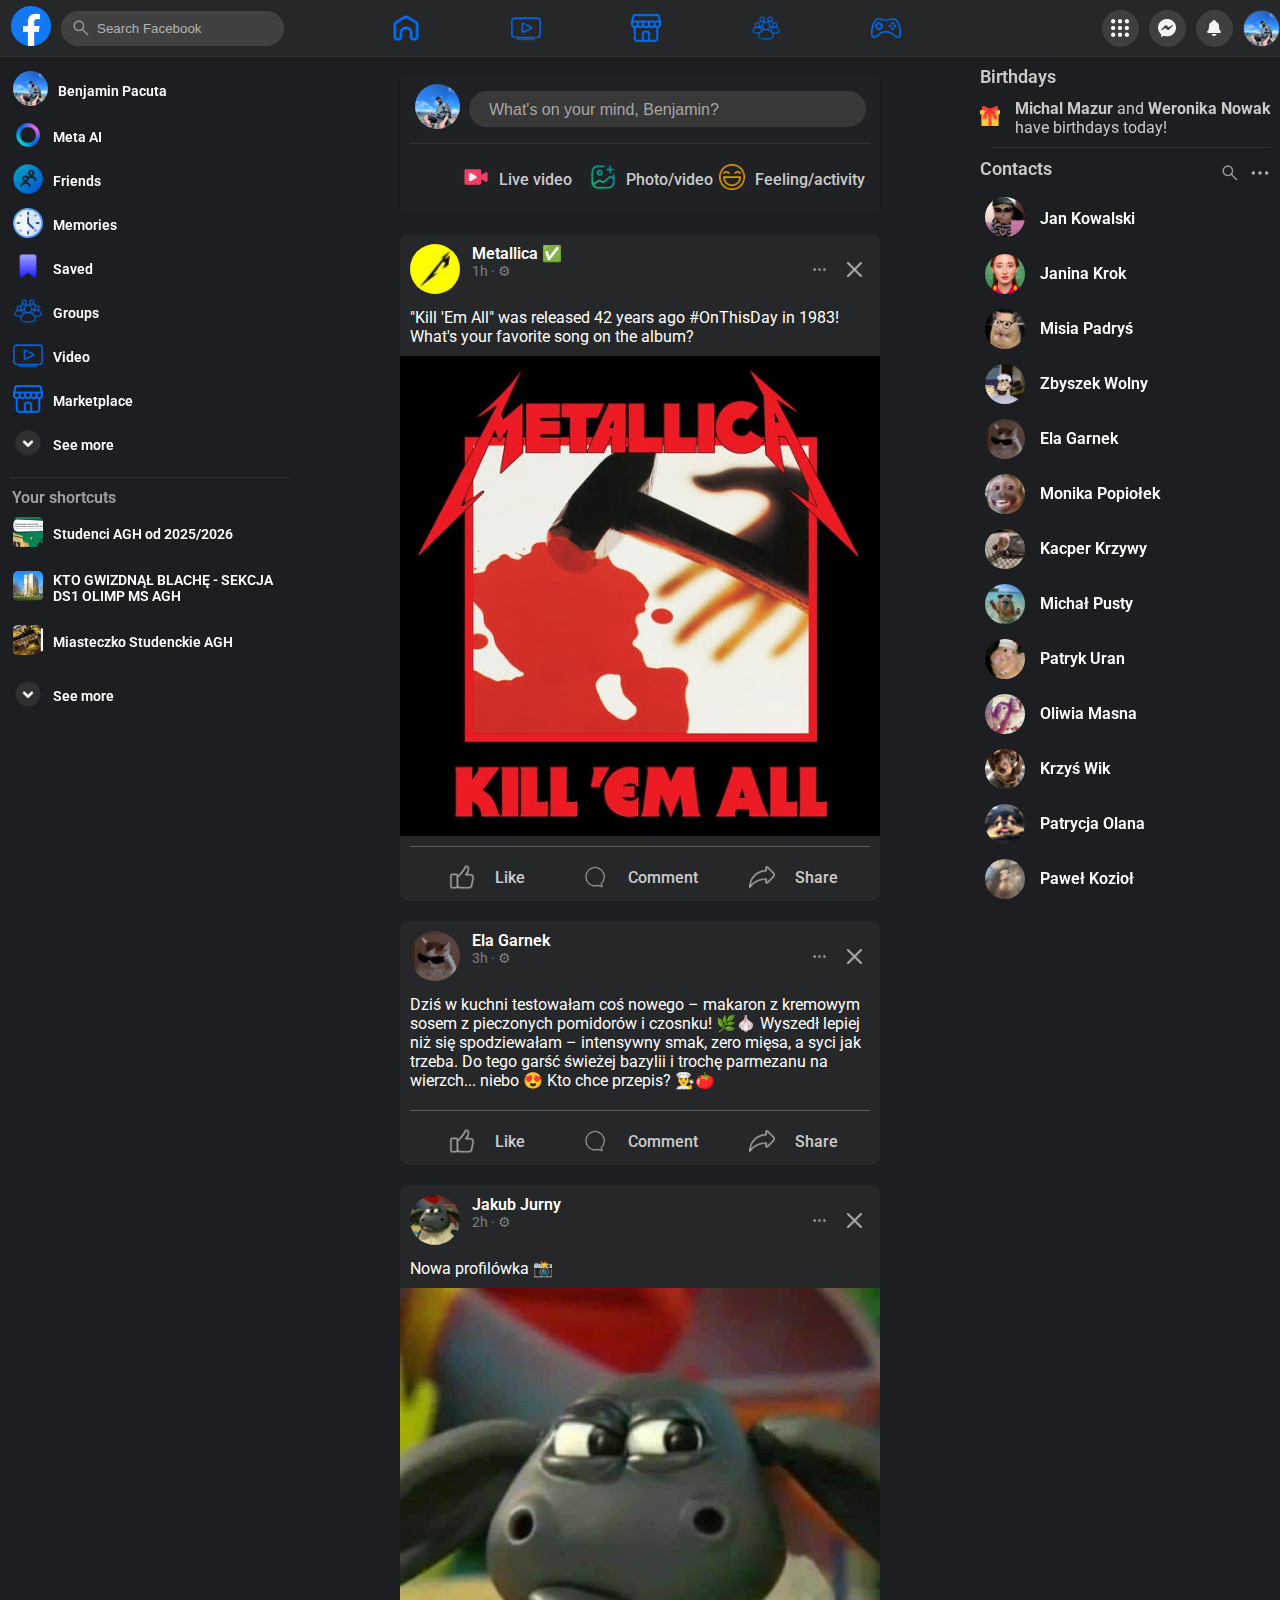
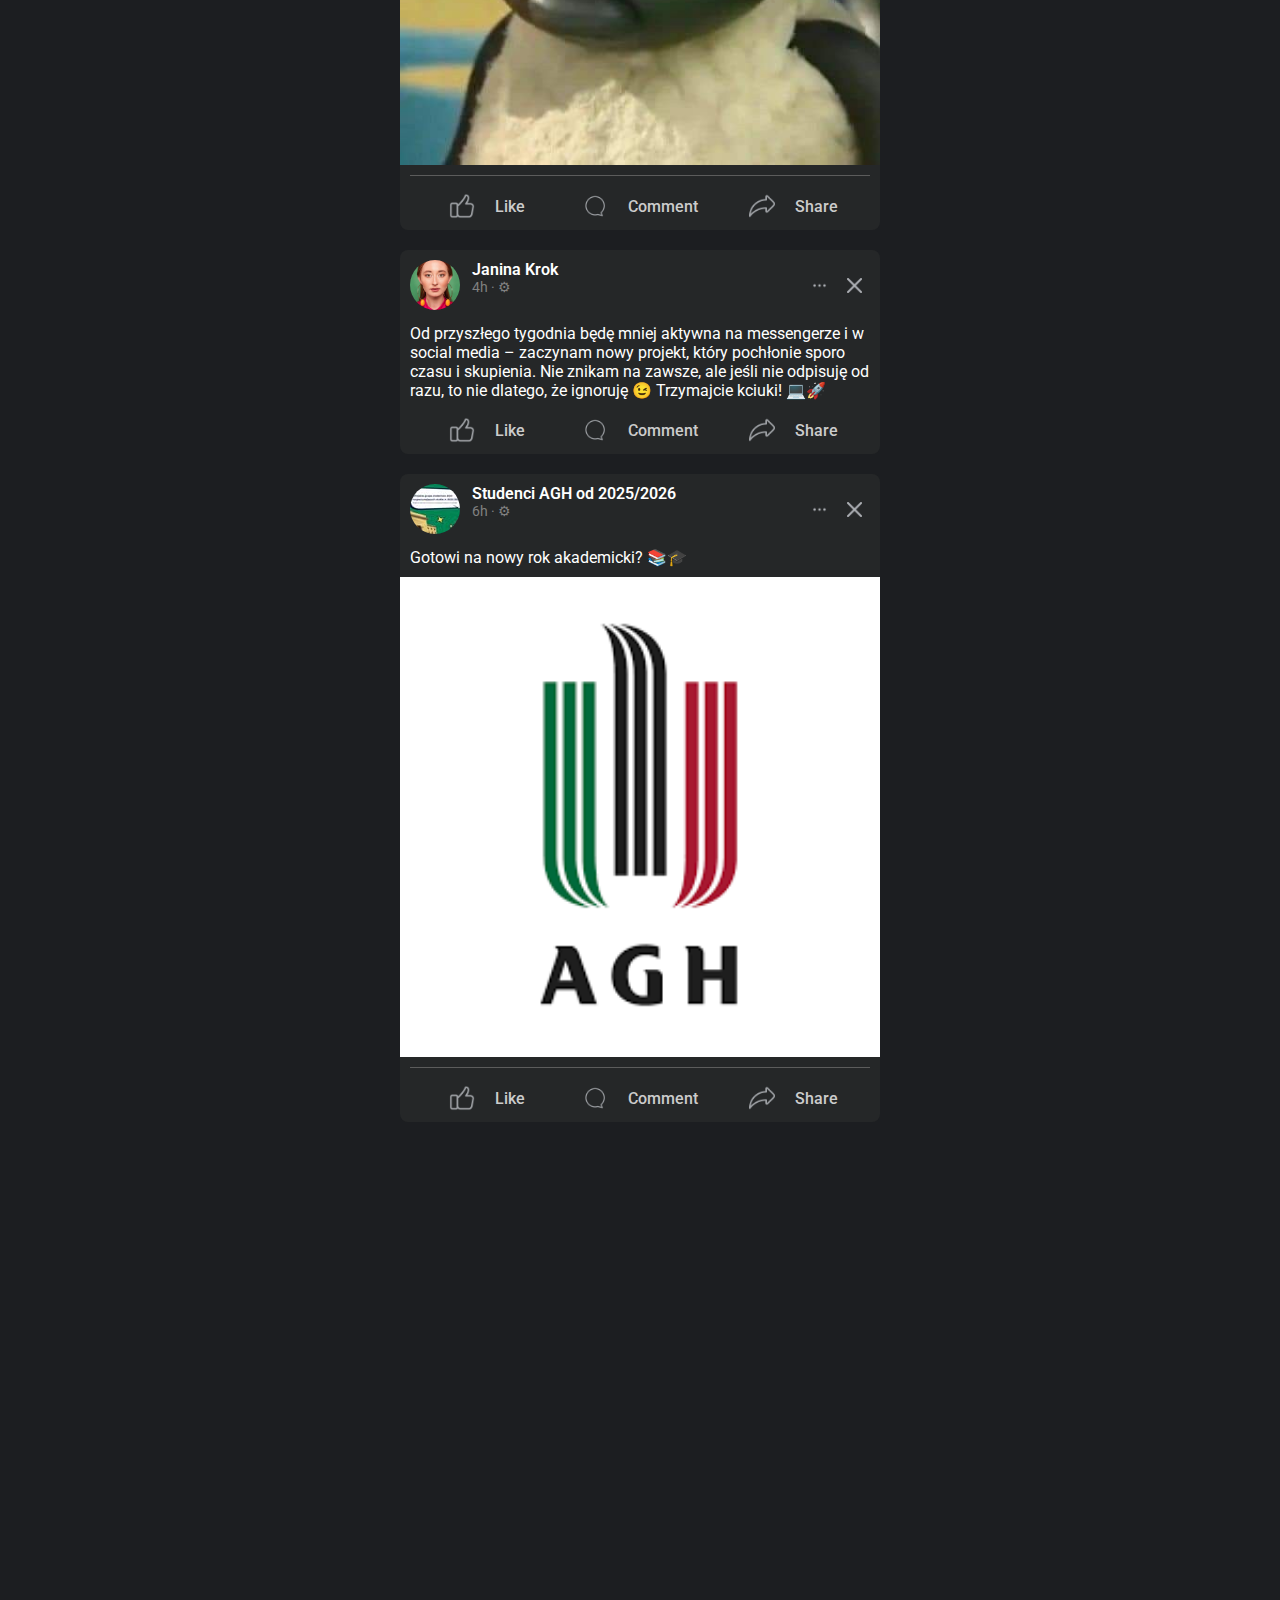
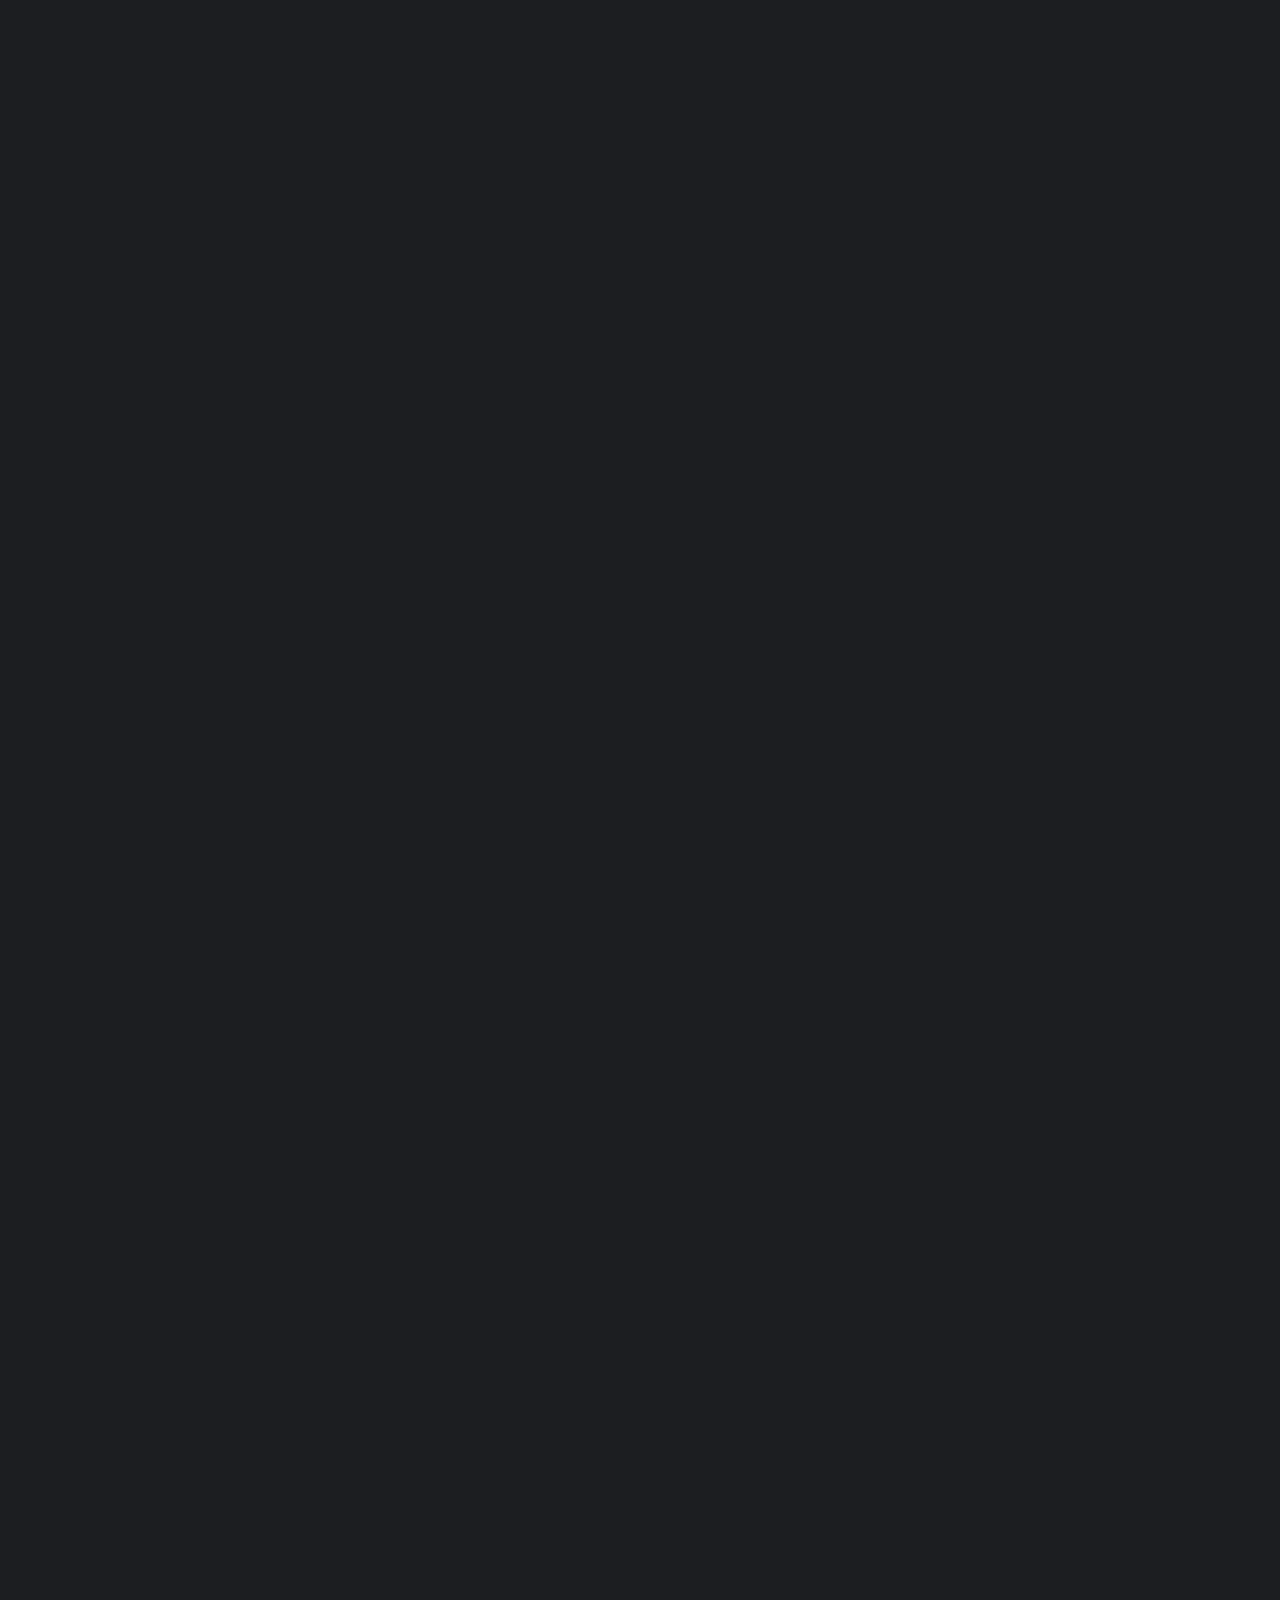
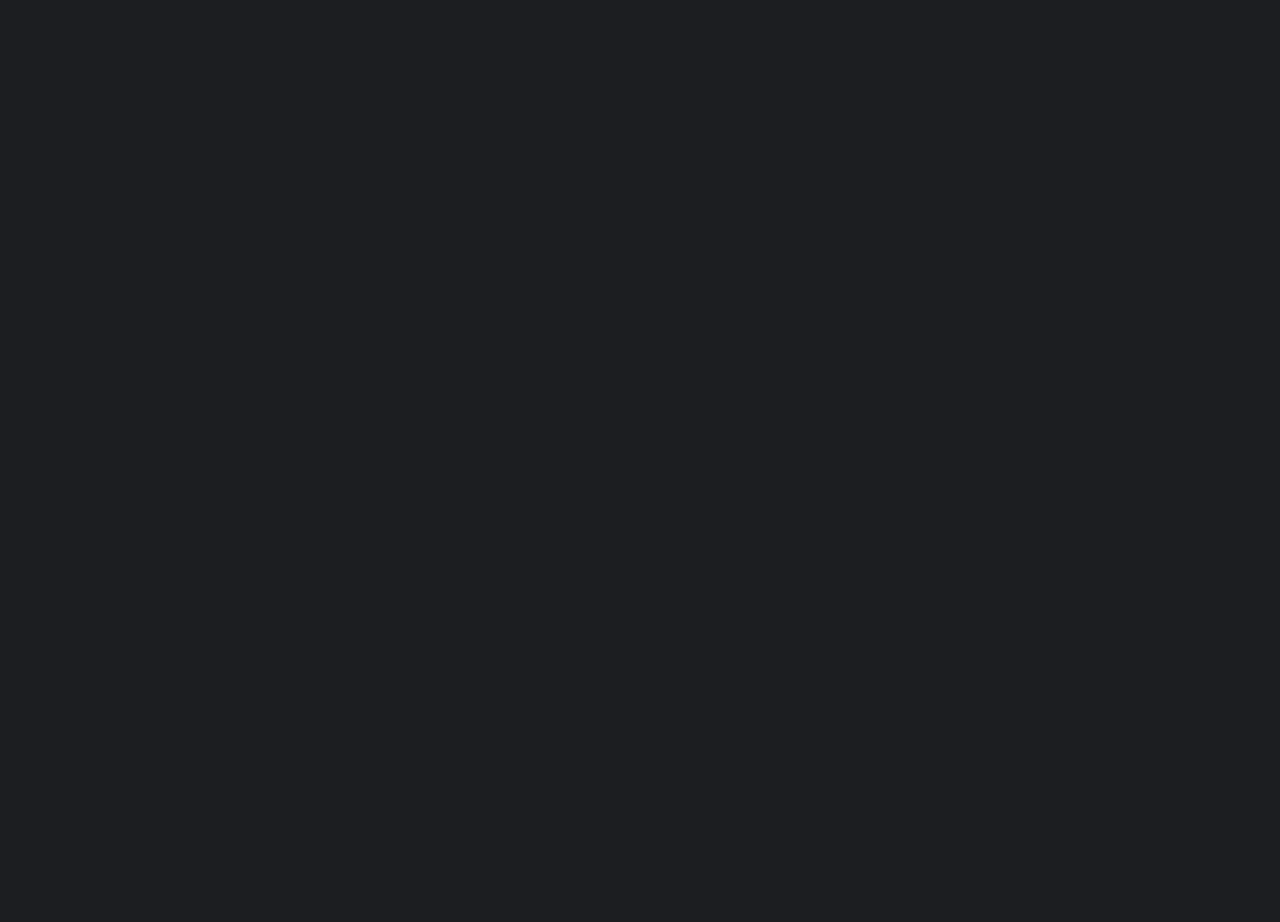
<file: index.html>
<!DOCTYPE html>
<html>

<head>
  <title> Facebook Project </title>
  <link rel="stylesheet" href="styles/navbar.css">
  <link rel="stylesheet" href="styles/general.css">
  <link rel="stylesheet" href="styles/content-general.css">
  <link rel="stylesheet" href="styles/sidebar.css">
  <link rel="stylesheet" href="styles/main-content.css">
  <link rel="stylesheet" href="styles/contacts.css">
  <link rel="preconnect" href="https://fonts.googleapis.com">
  <link rel="preconnect" href="https://fonts.gstatic.com" crossorigin>
  <link href="https://fonts.googleapis.com/css2?family=Roboto:ital,wght@0,100..900;1,100..900&display=swap"
    rel="stylesheet">
</head>

<body style="padding-bottom: 3000px;">

  <!-- navbar  -->

  <div class="navbar">
    <!-- left section  -->
    <div class="left-section">
      <div class="facebook-logo-container">
        <img src="icons/facebook-logo.png" class="facebook-logo">
      </div>

      <div class="search-container">
        <img src="icons/search-icon.png" class="search-icon">
        <input type="text" placeholder="Search Facebook" class="search-bar">
      </div>


    </div>

    <!-- middle section  -->
    <div class="middle-section">

      <div class="home-icon-container">
        <img src="icons/home-icon.png" class="home-icon">
        <div class="tooltip"> Home </div>
      </div>

      <div class="films-icon-container">
        <img src="icons/films-icon.png" class="films-icon">
        <div class="tooltip"> Films </div>
      </div>

      <div class="marketplace-icon-container">
        <img src="icons/marketplace-icon.png" class="marketplace-icon">
        <div class="tooltip"> Marketplace </div>
      </div>

      <div class="groups-icon-container">
        <img src="icons/groups-icon.png" class="groups-icon">
        <div class="tooltip"> Groups </div>
      </div>

      <div class="games-icon-container">
        <img src="icons/games-icon.png" class="games-icon">
        <div class="tooltip"> Games </div>
      </div>
    </div>

    <!-- right section  -->
    <div class="right-section">

      <div class="menu-icon-container">
        <img src="icons/menu-icon.png" class="menu-icon">
        <div class="tooltip"> Menu </div>
      </div>

      <div class="message-icon-container">
        <img src="icons/message-icon.png" class="message-icon">
        <div class="tooltip"> Messenger </div>
      </div>

      <div class="notification-icon-container">
        <img src="icons/notification-icon.png" class="notification-icon">
        <div class="tooltip"> Notifications </div>
      </div>

      <div class="profile-picture-container">
        <img src="icons/profile-picture.jpg" class="profile-picture-icon">
        <div class="tooltip"> Profile </div>
      </div>

    </div>

  </div>

  <!-- sidebar  -->

  <div class="sidebar">

    <div class="shortcuts">
      <div class="shortcuts-icon-container">
        <div class="icon-container">
          <img src="icons/profile-picture.jpg" class="profile-picture-icon">
        </div>
        <div class="shortcut-name"> Benjamin Pacuta </div>
      </div>

      <div class="shortcuts-icon-container">
        <div class="icon-container">
          <img src="icons/metaai.png" class="shortcut-icon">
        </div>
        <div class="shortcut-name"> Meta AI</div>
      </div>

      <div class="shortcuts-icon-container">
        <div class="icon-container">
          <img src="icons/friends-icon.png" class="shortcut-icon">
        </div>
        <div class="shortcut-name"> Friends</div>
      </div>


      <div class="shortcuts-icon-container">
        <div class="icon-container">
          <img src="icons/memories-icon.png" class="shortcut-icon">
        </div>
        <div class="shortcut-name"> Memories </div>
      </div>

      <div class="shortcuts-icon-container">
        <div class="icon-container">
          <img src="icons/saved-icon.png" class="shortcut-icon">
        </div>
        <div class="shortcut-name"> Saved </div>
      </div>

      <div class="shortcuts-icon-container">
        <div class="icon-container">
          <img src="icons/groups-icon.png" class="shortcut-icon">
        </div>
        <div class="shortcut-name"> Groups </div>
      </div>

      <div class="shortcuts-icon-container">
        <div class="icon-container">
          <img src="icons/films-icon.png" class="shortcut-icon">
        </div>
        <div class="shortcut-name"> Video </div>
      </div>

      <div class="shortcuts-icon-container">
        <div class="icon-container">
          <img src="icons/marketplace-icon.png" class="shortcut-icon">
        </div>
        <div class="shortcut-name"> Marketplace</div>
      </div>


      <div class="shortcuts-icon-container">
        <div class="icon-container">
          <img src="icons/see-more-icon.png" class="shortcut-icon">
        </div>
        <div class="shortcut-name"> See more </div>
      </div>

    </div>

    <hr class="sidebar-divider">

    <!-- your shortcuts  -->

    <p style="
    color: rgb(160, 160, 160); 
    font-weight: 600;
    margin:0px 0px 5px 12px;
    ">
      Your shortcuts </p>

    <div class="your-shortcuts">

      <div class="shortcuts-icon-container">
        <div class="icon-container">
          <img src="icons/studenci-agh-icon.jpg" class="shortcut-icon">
        </div>
        <div class="shortcut-name"> Studenci AGH od 2025/2026 </div>
      </div>

      <div class="shortcuts-icon-container">
        <div class="icon-container">
          <img src="icons/olimp-icon.jpg" class="shortcut-icon">
        </div>
        <div class="shortcut-name"> KTO GWIZDNĄŁ BLACHĘ - SEKCJA DS1 OLIMP MS AGH </div>
      </div>

      <div class="shortcuts-icon-container">
        <div class="icon-container">
          <img src="icons/miasteczko-icon.jpg" class="shortcut-icon">
        </div>
        <div class="shortcut-name"> Miasteczko Studenckie AGH </div>
      </div>
      <div class="shortcuts-icon-container">
        <div class="icon-container">
          <img src="icons/see-more-icon.png" class="shortcut-icon">
        </div>
        <div class="shortcut-name"> See more </div>
      </div>
    </div>

  </div>


  <!-- contact-list  -->
  <div class="contact-list">

    <!-- birthdays  -->

    <div class="contact-list-birthdays">
      <div class="contact-list-title-section">
        Birthdays
      </div>
      <div class="birthdays-list">
        <div class="gift-icon-container">
          <img src="icons/gift-icon.png" class="gift-icon">
        </div>
        <div class="birthday-text">
          <strong> Michal Mazur </strong> and <strong>Weronika Nowak </strong>
          have birthdays today!
        </div>
      </div>
    </div>

    <hr class="sidebar-divider">


    <!-- contacts header  -->

    <div class="contact-list-header">
      <div class="contact-list-title-section"> Contacts </div>
      <div class="contact-list-search-icon-container">
        <img src="icons/search-icon.png" class="contact-list-search-icon">

      </div>
      <div class="contact-list-options-icon-container">
        <img src="icons/post-menu-icon.png" class="contact-list-options-icon">
      </div>

    </div>


    <!-- contacts  -->
    <div class="contact-list-contacts-grid">

      <div class="contact-list-contact">
        <div class="contact-list-profile-picture-container">
          <img src="users/friend2.jpg" class="contact-list-profile-picture">
        </div>
        <div class="contact-list-name"> Jan Kowalski </div>
      </div>

      <div class="contact-list-contact">
        <img src="users/friend1.jpg" class="contact-list-profile-picture">
        <div class="contact-list-name"> Janina Krok </div>
      </div>

      <div class="contact-list-contact">
        <img src="users/friend3.jpg" class="contact-list-profile-picture">
        <div class="contact-list-name"> Misia Padryś </div>
      </div>

      <div class="contact-list-contact">
        <img src="users/friend4.jpg" class="contact-list-profile-picture">
        <div class="contact-list-name"> Zbyszek Wolny </div>
      </div>

      <div class="contact-list-contact">
        <img src="users/friend5.jpg" class="contact-list-profile-picture">
        <div class="contact-list-name"> Ela Garnek </div>
      </div>

      <div class="contact-list-contact">
        <img src="users/friend6.jpg" class="contact-list-profile-picture">
        <div class="contact-list-name"> Monika Popiołek </div>
      </div>

      <div class="contact-list-contact">
        <img src="users/friend7.jpg" class="contact-list-profile-picture">
        <div class="contact-list-name"> Kacper Krzywy </div>
      </div>

      <div class="contact-list-contact">
        <img src="users/friend8.jpg" class="contact-list-profile-picture">
        <div class="contact-list-name"> Michał Pusty </div>
      </div>

      <div class="contact-list-contact">
        <img src="users/friend9.jpg" class="contact-list-profile-picture">
        <div class="contact-list-name"> Patryk Uran </div>
      </div>

      <div class="contact-list-contact">
        <img src="users/friend10.jpg" class="contact-list-profile-picture">
        <div class="contact-list-name"> Oliwia Masna</div>
      </div>

      <div class="contact-list-contact">
        <img src="users/friend11.jpg" class="contact-list-profile-picture">
        <div class="contact-list-name"> Krzyś Wik</div>
      </div>

      <div class="contact-list-contact">
        <img src="users/friend12.jpg" class="contact-list-profile-picture">
        <div class="contact-list-name"> Patrycja Olana </div>
      </div>

      <div class="contact-list-contact">
        <img src="users/friend13.jpg" class="contact-list-profile-picture">
        <div class="contact-list-name"> Paweł Kozioł </div>
      </div>

      <div class="contact-list-contact">
        <img src="users/friend14.jpg" class="contact-list-profile-picture">
        <div class="contact-list-name"> Jakub Jurny </div>
      </div>

      <div class="contact-list-contact">
        <img src="users/friend15.jpg" class="contact-list-profile-picture">
        <div class="contact-list-name"> Maciek Murarski </div>
      </div>
    </div>





  </div>


  <!-- content  -->

  <div class="content">
    <div class="main-content">

      <!-- add post section -->
      <div class="add-post-container">
        <div>
          <div class="add-post-header">
            <div>
              <img src="icons/profile-picture.jpg" class="profile-picture-post-header">
            </div>
            <div>
              <input type="text" placeholder="What's on your mind, Benjamin?" class="post-input">
            </div>
          </div>

          <hr class="sidebar-divider">

          <div class="add-post-options">

            <div class="add-post-option">
              <div class="add-post-img">
                <img src="icons/live-icon.png" class="add-post-icon">
              </div>
              <div class="add-post-icon-text">
                Live video
              </div>
            </div>

            <div class="add-post-option">
              <div class="add-post-img">
                <img src="icons/photo-icon.png" class="add-post-icon">
              </div>
              <div class="add-post-icon-text">
                Photo/video
              </div>
            </div>


            <div class="add-post-option">
              <div class="add-post-img">
                <img src="icons/smile-icon.png" class="add-post-icon">
              </div>
              <div class="add-post-icon-text">
                Feeling/activity
              </div>
            </div>


          </div>
        </div>
      </div>


      <!-- posts  -->

      <!-- 1 post  -->
      <div class="post-container">

        <!-- post header  -->
        <div class="post-header">


          <!-- left section of header  -->
          <div class="post-header-left-section">

            <div class="user-picture-container">
              <img src="users/metallica.jpg" class="user-picture">
            </div>

            <div class="post-user-info">
              <div class="post-user-name">
                Metallica &#9989
              </div>
              <div class="post-time">
                1h &#183; &#9881;
              </div>

            </div>



          </div>


          <!-- right section of header   -->
          <div class="post-header-right-section">

            <div class="post-header-menu">
              <img src="icons/post-menu-icon.png" class="post-header-icon">

            </div>

            <div class="post-header-close">
              <img src="icons/close-icon.png" class="post-header-icon">
            </div>

          </div>

        </div>

        <!-- end of post header  -->

        <!-- post text  -->

        <div class="post-content">
          <p class="post-text">
            "Kill 'Em All" was released 42 years ago #OnThisDay in 1983!
            What's your favorite song on the album?
          </p>
        </div>

        <!-- post image  -->

        <div class="post-image-container">
          <img src="posts-images/metallica-post-image.jpg" class="post-image">
        </div>

        <hr class="post-divider">

        <!-- like comment share section  -->

        <div class="post-interaction-container">
          <div class="post-interaction-like">
            <img src="icons/like-icon.png" class="post-interaction-icon">
            <span class="post-interaction-text"> Like </span>
          </div>

          <div class="post-interaction-comment">
            <img src="icons/comment-icon.png" class="post-interaction-icon">
            <span class="post-interaction-text"> Comment </span>

          </div>

          <div class="post-interaction-share">
            <img src="icons/share-icon.png" class="post-interaction-icon">
            <span class="post-interaction-text"> Share </span>
          </div>

        </div>


      </div>

      <!-- 2 post  -->
      <div class="post-container">

        <!-- post header  -->
        <div class="post-header">


          <!-- left section of header  -->
          <div class="post-header-left-section">

            <div class="user-picture-container">
              <img src="users/friend5.jpg" class="user-picture">
            </div>

            <div class="post-user-info">
              <div class="post-user-name">
                Ela Garnek
              </div>
              <div class="post-time">
                3h &#183; &#9881;
              </div>

            </div>



          </div>


          <!-- right section of header   -->
          <div class="post-header-right-section">

            <div class="post-header-menu">
              <img src="icons/post-menu-icon.png" class="post-header-icon">

            </div>

            <div class="post-header-close">
              <img src="icons/close-icon.png" class="post-header-icon">
            </div>

          </div>

        </div>

        <!-- end of post header  -->

        <!-- post text  -->

        <div class="post-content">
          <p class="post-text">
            Dziś w kuchni testowałam coś nowego – makaron z kremowym sosem z pieczonych pomidorów i czosnku! 🌿🧄
            Wyszedł lepiej niż się spodziewałam – intensywny smak, zero mięsa, a syci jak trzeba.
            Do tego garść świeżej bazylii i trochę parmezanu na wierzch... niebo 😍

            Kto chce przepis? 👨‍🍳🍅
          </p>
        </div>

        <!-- post image  -->

        <hr class="post-divider">

        <!-- like comment share section  -->

        <div class="post-interaction-container">
          <div class="post-interaction-like">
            <img src="icons/like-icon.png" class="post-interaction-icon">
            <span class="post-interaction-text"> Like </span>
          </div>

          <div class="post-interaction-comment">
            <img src="icons/comment-icon.png" class="post-interaction-icon">
            <span class="post-interaction-text"> Comment </span>

          </div>

          <div class="post-interaction-share">
            <img src="icons/share-icon.png" class="post-interaction-icon">
            <span class="post-interaction-text"> Share </span>
          </div>

        </div>


      </div>

      <!-- 3 post  -->
      <div class="post-container">

        <!-- post header  -->
        <div class="post-header">


          <!-- left section of header  -->
          <div class="post-header-left-section">

            <div class="user-picture-container">
              <img src="users/friend14.jpg" class="user-picture">
            </div>

            <div class="post-user-info">
              <div class="post-user-name">
                Jakub Jurny
              </div>
              <div class="post-time">
                2h &#183; &#9881;
              </div>

            </div>



          </div>


          <!-- right section of header   -->
          <div class="post-header-right-section">

            <div class="post-header-menu">
              <img src="icons/post-menu-icon.png" class="post-header-icon">

            </div>

            <div class="post-header-close">
              <img src="icons/close-icon.png" class="post-header-icon">
            </div>

          </div>

        </div>

        <!-- end of post header  -->

        <!-- post text  -->

        <div class="post-content">
          <p class="post-text">
            Nowa profilówka 📸
          </p>
        </div>

        <!-- post image  -->

        <div class="post-image-container">
          <img src="posts-images/jakub-post-image.jpg" class="post-image">
        </div>

        <hr class="post-divider">

        <!-- like comment share section  -->

        <div class="post-interaction-container">
          <div class="post-interaction-like">
            <img src="icons/like-icon.png" class="post-interaction-icon">
            <span class="post-interaction-text"> Like </span>
          </div>

          <div class="post-interaction-comment">
            <img src="icons/comment-icon.png" class="post-interaction-icon">
            <span class="post-interaction-text"> Comment </span>

          </div>

          <div class="post-interaction-share">
            <img src="icons/share-icon.png" class="post-interaction-icon">
            <span class="post-interaction-text"> Share </span>
          </div>

        </div>


      </div>

      <!-- 4 post  -->
      <div class="post-container">

        <!-- post header  -->
        <div class="post-header">


          <!-- left section of header  -->
          <div class="post-header-left-section">

            <div class="user-picture-container">
              <img src="users/friend1.jpg" class="user-picture">
            </div>

            <div class="post-user-info">
              <div class="post-user-name">
                Janina Krok
              </div>
              <div class="post-time">
                4h &#183; &#9881;
              </div>

            </div>



          </div>


          <!-- right section of header   -->
          <div class="post-header-right-section">

            <div class="post-header-menu">
              <img src="icons/post-menu-icon.png" class="post-header-icon">

            </div>

            <div class="post-header-close">
              <img src="icons/close-icon.png" class="post-header-icon">
            </div>

          </div>

        </div>

        <!-- end of post header  -->

        <!-- post text  -->

        <div class="post-content">
          <p class="post-text">
            Od przyszłego tygodnia będę mniej aktywna na messengerze i w social media – zaczynam nowy projekt, który
            pochłonie sporo czasu i skupienia.
            Nie znikam na zawsze, ale jeśli nie odpisuję od razu, to nie dlatego, że ignoruję 😉

            Trzymajcie kciuki! 💻🚀
          </p>
        </div>

        <!-- post image  -->

        <!-- like comment share section  -->

        <div class="post-interaction-container">
          <div class="post-interaction-like">
            <img src="icons/like-icon.png" class="post-interaction-icon">
            <span class="post-interaction-text"> Like </span>
          </div>

          <div class="post-interaction-comment">
            <img src="icons/comment-icon.png" class="post-interaction-icon">
            <span class="post-interaction-text"> Comment </span>

          </div>

          <div class="post-interaction-share">
            <img src="icons/share-icon.png" class="post-interaction-icon">
            <span class="post-interaction-text"> Share </span>
          </div>

        </div>


      </div>

      <!-- 5 post  -->
      <div class="post-container">

        <!-- post header  -->
        <div class="post-header">


          <!-- left section of header  -->
          <div class="post-header-left-section">

            <div class="user-picture-container">
              <img src="icons/studenci-agh-icon.jpg" class="user-picture">
            </div>

            <div class="post-user-info">
              <div class="post-user-name">
                Studenci AGH od 2025/2026
              </div>
              <div class="post-time">
                6h &#183; &#9881;
              </div>

            </div>



          </div>


          <!-- right section of header   -->
          <div class="post-header-right-section">

            <div class="post-header-menu">
              <img src="icons/post-menu-icon.png" class="post-header-icon">

            </div>

            <div class="post-header-close">
              <img src="icons/close-icon.png" class="post-header-icon">
            </div>

          </div>

        </div>

        <!-- end of post header  -->

        <!-- post text  -->

        <div class="post-content">
          <p class="post-text">
            Gotowi na nowy rok akademicki? 📚🎓
          </p>
        </div>

        <!-- post image  -->

        <div class="post-image-container">
          <img src="posts-images/agh-post.png" class="post-image">
        </div>

        <hr class="post-divider">

        <!-- like comment share section  -->

        <div class="post-interaction-container">
          <div class="post-interaction-like">
            <img src="icons/like-icon.png" class="post-interaction-icon">
            <span class="post-interaction-text"> Like </span>
          </div>

          <div class="post-interaction-comment">
            <img src="icons/comment-icon.png" class="post-interaction-icon">
            <span class="post-interaction-text"> Comment </span>

          </div>

          <div class="post-interaction-share">
            <img src="icons/share-icon.png" class="post-interaction-icon">
            <span class="post-interaction-text"> Share </span>
          </div>

        </div>


      </div>


    </div>








  </div>


  </div>





</body>

</html>
</file>
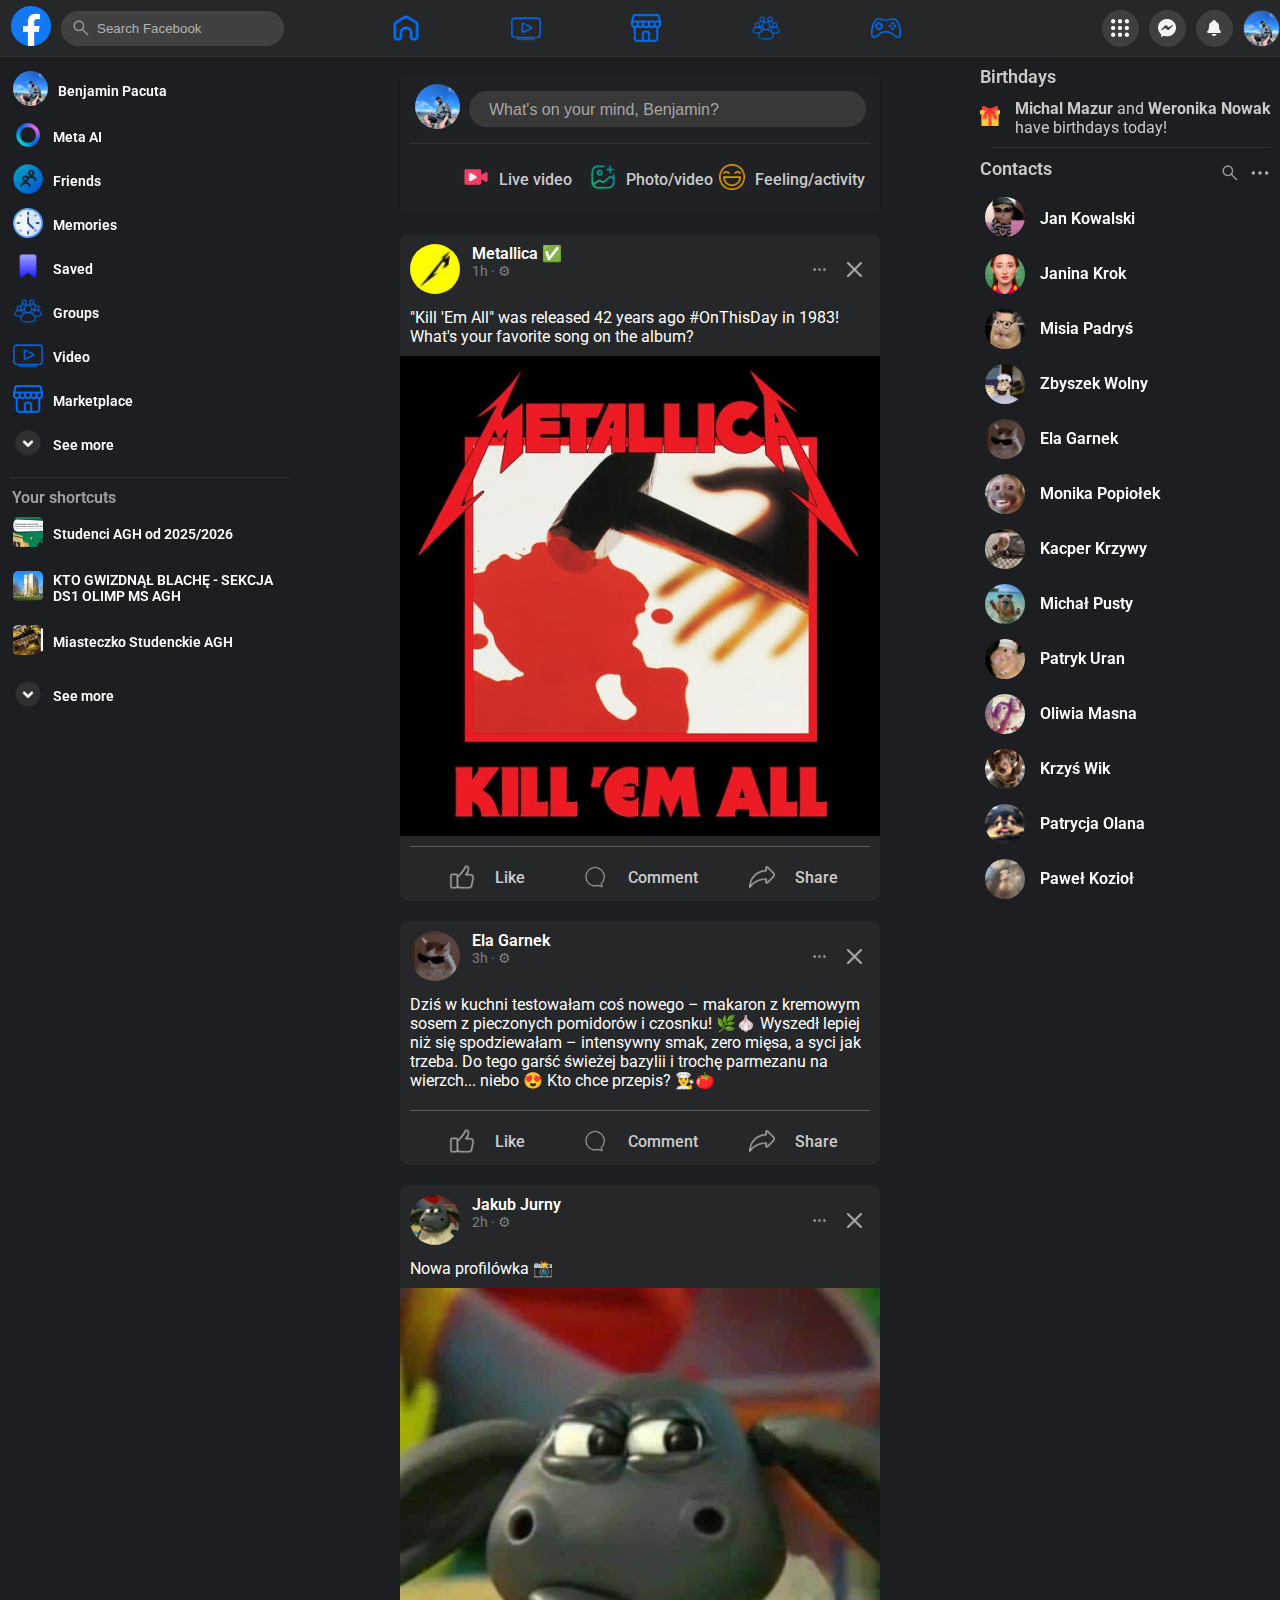
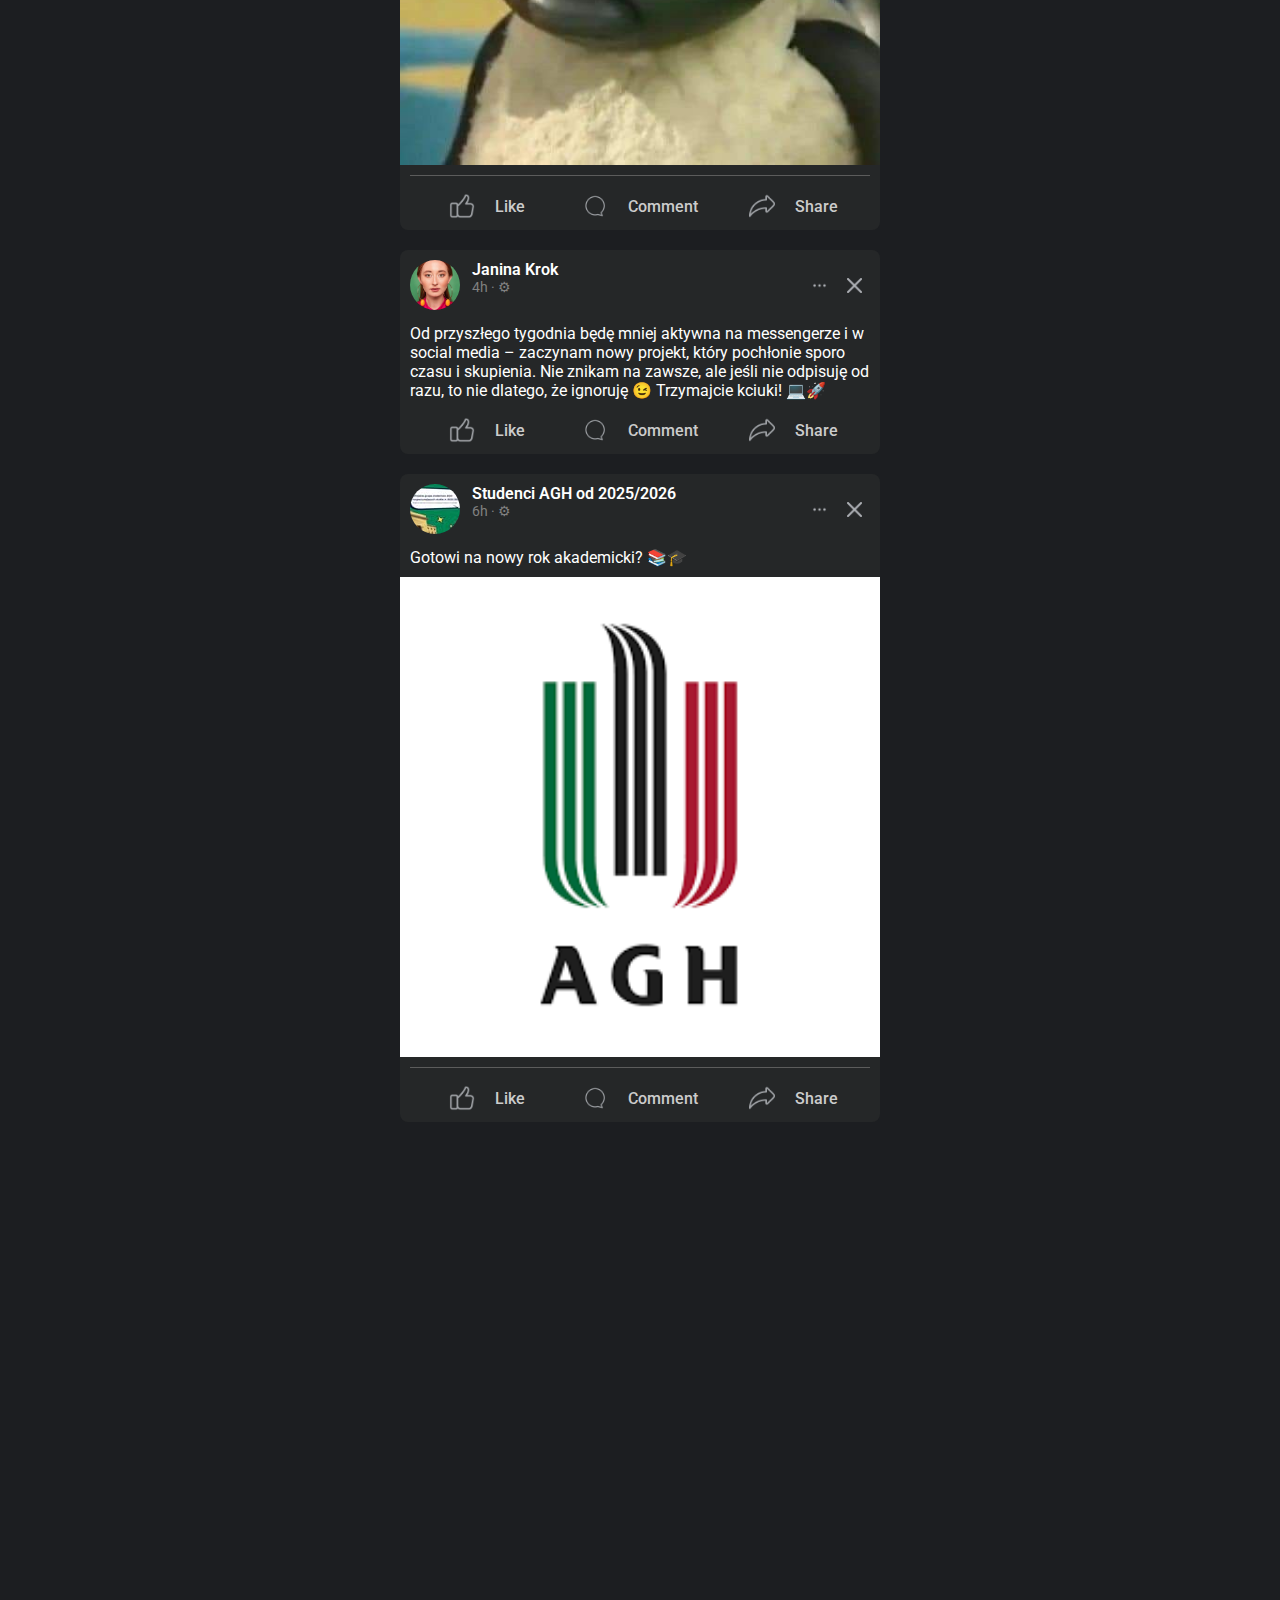
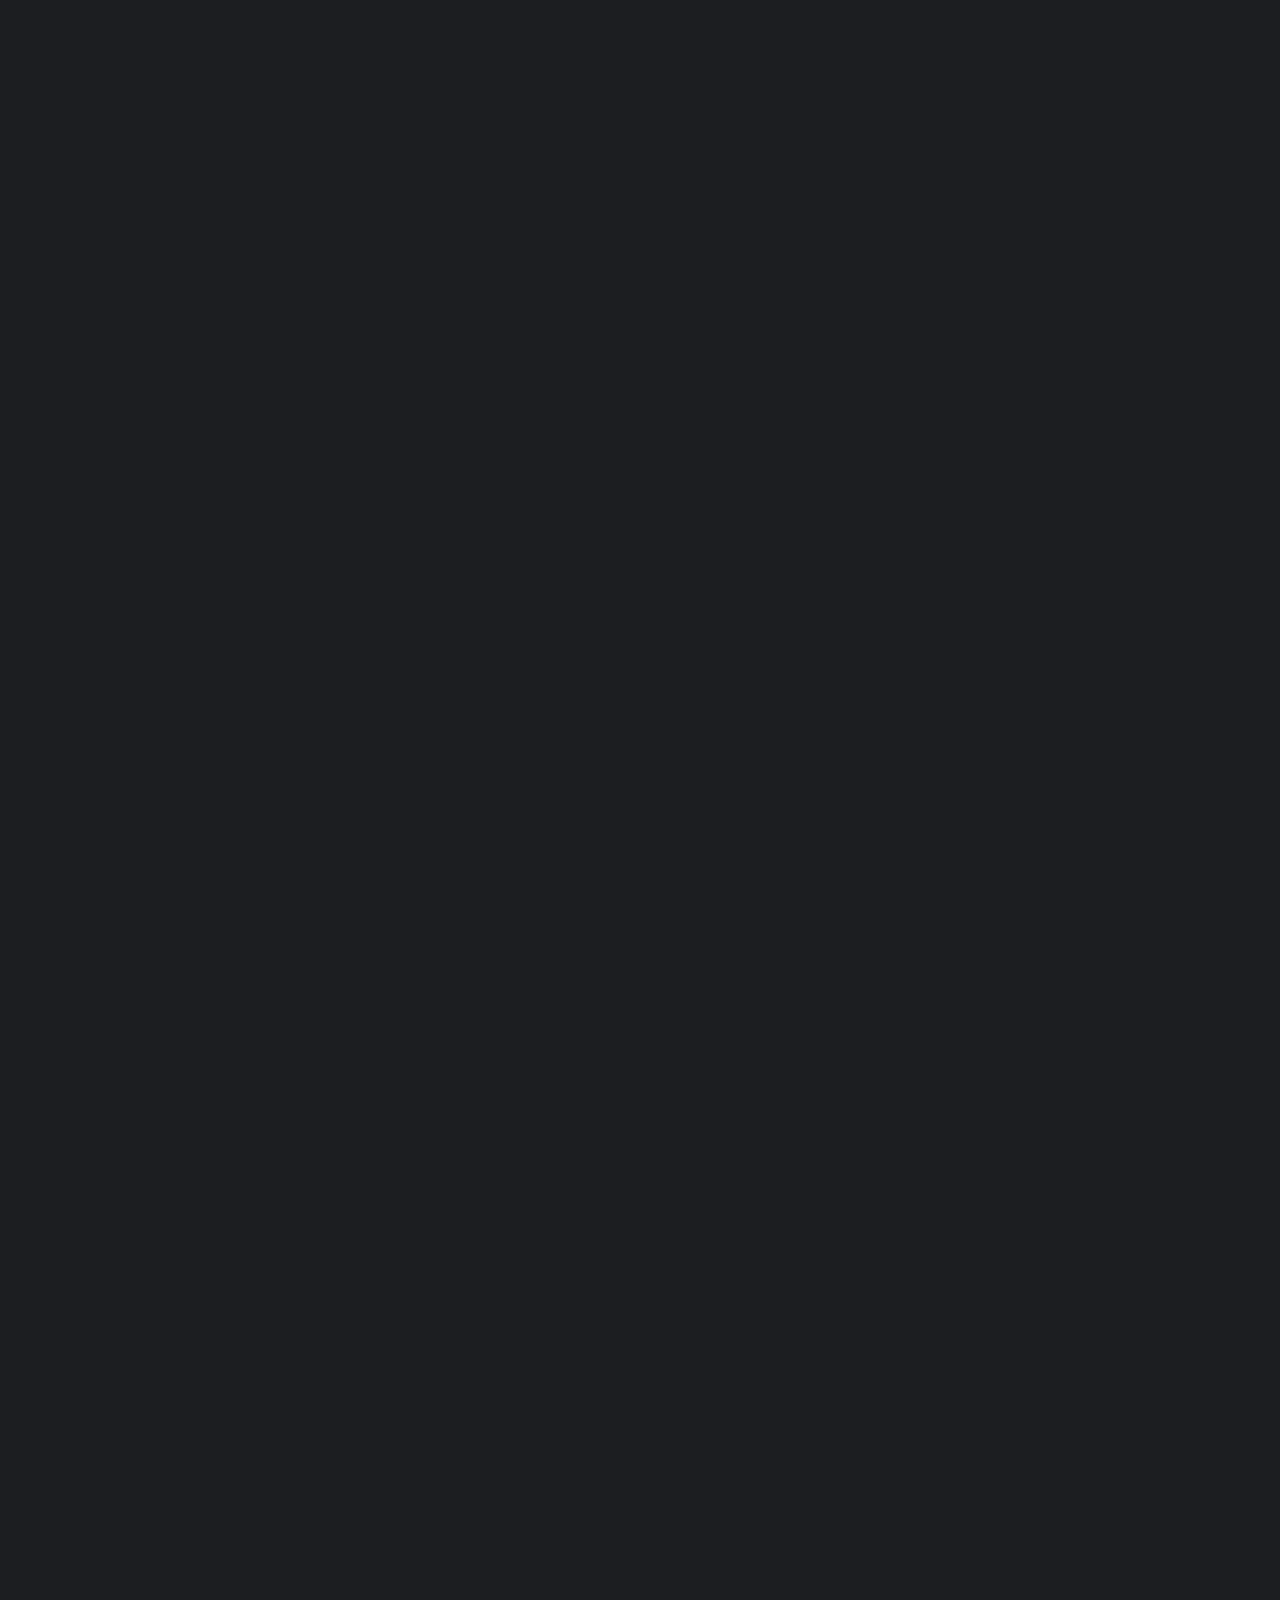
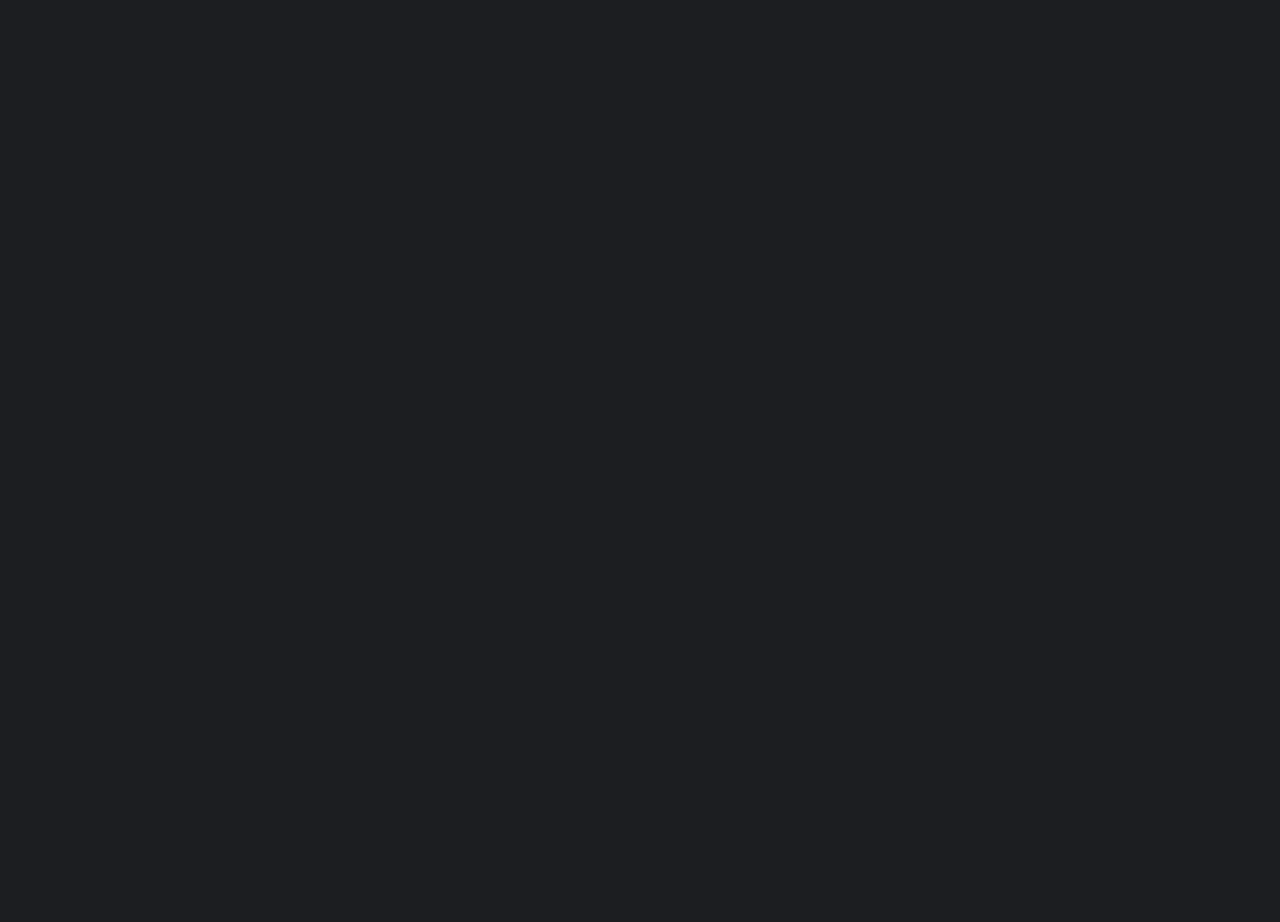
<file: facebook.html>
<!DOCTYPE html>
<html>

<head>
  <title> Facebook Project </title>
  <link rel="stylesheet" href="styles/navbar.css">
  <link rel="stylesheet" href="styles/general.css">
  <link rel="stylesheet" href="styles/content-general.css">
  <link rel="stylesheet" href="styles/sidebar.css">
  <link rel="stylesheet" href="styles/main-content.css">
  <link rel="stylesheet" href="styles/contacts.css">
  <link rel="preconnect" href="https://fonts.googleapis.com">
  <link rel="preconnect" href="https://fonts.gstatic.com" crossorigin>
  <link href="https://fonts.googleapis.com/css2?family=Roboto:ital,wght@0,100..900;1,100..900&display=swap"
    rel="stylesheet">
</head>

<body style="padding-bottom: 3000px;">

  <!-- navbar  -->

  <div class="navbar">
    <!-- left section  -->
    <div class="left-section">
      <div class="facebook-logo-container">
        <img src="icons/facebook-logo.png" class="facebook-logo">
      </div>

      <div class="search-container">
        <img src="icons/search-icon.png" class="search-icon">
        <input type="text" placeholder="Search Facebook" class="search-bar">
      </div>


    </div>

    <!-- middle section  -->
    <div class="middle-section">

      <div class="home-icon-container">
        <img src="icons/home-icon.png" class="home-icon">
        <div class="tooltip"> Home </div>
      </div>

      <div class="films-icon-container">
        <img src="icons/films-icon.png" class="films-icon">
        <div class="tooltip"> Films </div>
      </div>

      <div class="marketplace-icon-container">
        <img src="icons/marketplace-icon.png" class="marketplace-icon">
        <div class="tooltip"> Marketplace </div>
      </div>

      <div class="groups-icon-container">
        <img src="icons/groups-icon.png" class="groups-icon">
        <div class="tooltip"> Groups </div>
      </div>

      <div class="games-icon-container">
        <img src="icons/games-icon.png" class="games-icon">
        <div class="tooltip"> Games </div>
      </div>
    </div>

    <!-- right section  -->
    <div class="right-section">

      <div class="menu-icon-container">
        <img src="icons/menu-icon.png" class="menu-icon">
        <div class="tooltip"> Menu </div>
      </div>

      <div class="message-icon-container">
        <img src="icons/message-icon.png" class="message-icon">
        <div class="tooltip"> Messenger </div>
      </div>

      <div class="notification-icon-container">
        <img src="icons/notification-icon.png" class="notification-icon">
        <div class="tooltip"> Notifications </div>
      </div>

      <div class="profile-picture-container">
        <img src="icons/profile-picture.jpg" class="profile-picture-icon">
        <div class="tooltip"> Profile </div>
      </div>

    </div>

  </div>

  <!-- sidebar  -->

  <div class="sidebar">

    <div class="shortcuts">
      <div class="shortcuts-icon-container">
        <div class="icon-container">
          <img src="icons/profile-picture.jpg" class="profile-picture-icon">
        </div>
        <div class="shortcut-name"> Benjamin Pacuta </div>
      </div>

      <div class="shortcuts-icon-container">
        <div class="icon-container">
          <img src="icons/metaai.png" class="shortcut-icon">
        </div>
        <div class="shortcut-name"> Meta AI</div>
      </div>

      <div class="shortcuts-icon-container">
        <div class="icon-container">
          <img src="icons/friends-icon.png" class="shortcut-icon">
        </div>
        <div class="shortcut-name"> Friends</div>
      </div>


      <div class="shortcuts-icon-container">
        <div class="icon-container">
          <img src="icons/memories-icon.png" class="shortcut-icon">
        </div>
        <div class="shortcut-name"> Memories </div>
      </div>

      <div class="shortcuts-icon-container">
        <div class="icon-container">
          <img src="icons/saved-icon.png" class="shortcut-icon">
        </div>
        <div class="shortcut-name"> Saved </div>
      </div>

      <div class="shortcuts-icon-container">
        <div class="icon-container">
          <img src="icons/groups-icon.png" class="shortcut-icon">
        </div>
        <div class="shortcut-name"> Groups </div>
      </div>

      <div class="shortcuts-icon-container">
        <div class="icon-container">
          <img src="icons/films-icon.png" class="shortcut-icon">
        </div>
        <div class="shortcut-name"> Video </div>
      </div>

      <div class="shortcuts-icon-container">
        <div class="icon-container">
          <img src="icons/marketplace-icon.png" class="shortcut-icon">
        </div>
        <div class="shortcut-name"> Marketplace</div>
      </div>


      <div class="shortcuts-icon-container">
        <div class="icon-container">
          <img src="icons/see-more-icon.png" class="shortcut-icon">
        </div>
        <div class="shortcut-name"> See more </div>
      </div>

    </div>

    <hr class="sidebar-divider">

    <!-- your shortcuts  -->

    <p style="
    color: rgb(160, 160, 160); 
    font-weight: 600;
    margin:0px 0px 5px 12px;
    ">
      Your shortcuts </p>

    <div class="your-shortcuts">

      <div class="shortcuts-icon-container">
        <div class="icon-container">
          <img src="icons/studenci-agh-icon.jpg" class="shortcut-icon">
        </div>
        <div class="shortcut-name"> Studenci AGH od 2025/2026 </div>
      </div>

      <div class="shortcuts-icon-container">
        <div class="icon-container">
          <img src="icons/olimp-icon.jpg" class="shortcut-icon">
        </div>
        <div class="shortcut-name"> KTO GWIZDNĄŁ BLACHĘ - SEKCJA DS1 OLIMP MS AGH </div>
      </div>

      <div class="shortcuts-icon-container">
        <div class="icon-container">
          <img src="icons/miasteczko-icon.jpg" class="shortcut-icon">
        </div>
        <div class="shortcut-name"> Miasteczko Studenckie AGH </div>
      </div>
      <div class="shortcuts-icon-container">
        <div class="icon-container">
          <img src="icons/see-more-icon.png" class="shortcut-icon">
        </div>
        <div class="shortcut-name"> See more </div>
      </div>
    </div>

  </div>


  <!-- contact-list  -->
  <div class="contact-list">

    <!-- birthdays  -->

    <div class="contact-list-birthdays">
      <div class="contact-list-title-section">
        Birthdays
      </div>
      <div class="birthdays-list">
        <div class="gift-icon-container">
          <img src="icons/gift-icon.png" class="gift-icon">
        </div>
        <div class="birthday-text">
          <strong> Michal Mazur </strong> and <strong>Weronika Nowak </strong>
          have birthdays today!
        </div>
      </div>
    </div>

    <hr class="sidebar-divider">


    <!-- contacts header  -->

    <div class="contact-list-header">
      <div class="contact-list-title-section"> Contacts </div>
      <div class="contact-list-search-icon-container">
        <img src="icons/search-icon.png" class="contact-list-search-icon">

      </div>
      <div class="contact-list-options-icon-container">
        <img src="icons/post-menu-icon.png" class="contact-list-options-icon">
      </div>

    </div>


    <!-- contacts  -->
    <div class="contact-list-contacts-grid">

      <div class="contact-list-contact">
        <div class="contact-list-profile-picture-container">
          <img src="users/friend2.jpg" class="contact-list-profile-picture">
        </div>
        <div class="contact-list-name"> Jan Kowalski </div>
      </div>

      <div class="contact-list-contact">
        <img src="users/friend1.jpg" class="contact-list-profile-picture">
        <div class="contact-list-name"> Janina Krok </div>
      </div>

      <div class="contact-list-contact">
        <img src="users/friend3.jpg" class="contact-list-profile-picture">
        <div class="contact-list-name"> Misia Padryś </div>
      </div>

      <div class="contact-list-contact">
        <img src="users/friend4.jpg" class="contact-list-profile-picture">
        <div class="contact-list-name"> Zbyszek Wolny </div>
      </div>

      <div class="contact-list-contact">
        <img src="users/friend5.jpg" class="contact-list-profile-picture">
        <div class="contact-list-name"> Ela Garnek </div>
      </div>

      <div class="contact-list-contact">
        <img src="users/friend6.jpg" class="contact-list-profile-picture">
        <div class="contact-list-name"> Monika Popiołek </div>
      </div>

      <div class="contact-list-contact">
        <img src="users/friend7.jpg" class="contact-list-profile-picture">
        <div class="contact-list-name"> Kacper Krzywy </div>
      </div>

      <div class="contact-list-contact">
        <img src="users/friend8.jpg" class="contact-list-profile-picture">
        <div class="contact-list-name"> Michał Pusty </div>
      </div>

      <div class="contact-list-contact">
        <img src="users/friend9.jpg" class="contact-list-profile-picture">
        <div class="contact-list-name"> Patryk Uran </div>
      </div>

      <div class="contact-list-contact">
        <img src="users/friend10.jpg" class="contact-list-profile-picture">
        <div class="contact-list-name"> Oliwia Masna</div>
      </div>

      <div class="contact-list-contact">
        <img src="users/friend11.jpg" class="contact-list-profile-picture">
        <div class="contact-list-name"> Krzyś Wik</div>
      </div>

      <div class="contact-list-contact">
        <img src="users/friend12.jpg" class="contact-list-profile-picture">
        <div class="contact-list-name"> Patrycja Olana </div>
      </div>

      <div class="contact-list-contact">
        <img src="users/friend13.jpg" class="contact-list-profile-picture">
        <div class="contact-list-name"> Paweł Kozioł </div>
      </div>

      <div class="contact-list-contact">
        <img src="users/friend14.jpg" class="contact-list-profile-picture">
        <div class="contact-list-name"> Jakub Jurny </div>
      </div>

      <div class="contact-list-contact">
        <img src="users/friend15.jpg" class="contact-list-profile-picture">
        <div class="contact-list-name"> Maciek Murarski </div>
      </div>
    </div>





  </div>


  <!-- content  -->

  <div class="content">
    <div class="main-content">

      <!-- add post section -->
      <div class="add-post-container">
        <div>
          <div class="add-post-header">
            <div>
              <img src="icons/profile-picture.jpg" class="profile-picture-post-header">
            </div>
            <div>
              <input type="text" placeholder="What's on your mind, Benjamin?" class="post-input">
            </div>
          </div>

          <hr class="sidebar-divider">

          <div class="add-post-options">

            <div class="add-post-option">
              <div class="add-post-img">
                <img src="icons/live-icon.png" class="add-post-icon">
              </div>
              <div class="add-post-icon-text">
                Live video
              </div>
            </div>

            <div class="add-post-option">
              <div class="add-post-img">
                <img src="icons/photo-icon.png" class="add-post-icon">
              </div>
              <div class="add-post-icon-text">
                Photo/video
              </div>
            </div>


            <div class="add-post-option">
              <div class="add-post-img">
                <img src="icons/smile-icon.png" class="add-post-icon">
              </div>
              <div class="add-post-icon-text">
                Feeling/activity
              </div>
            </div>


          </div>
        </div>
      </div>


      <!-- posts  -->

      <!-- 1 post  -->
      <div class="post-container">

        <!-- post header  -->
        <div class="post-header">


          <!-- left section of header  -->
          <div class="post-header-left-section">

            <div class="user-picture-container">
              <img src="users/metallica.jpg" class="user-picture">
            </div>

            <div class="post-user-info">
              <div class="post-user-name">
                Metallica &#9989
              </div>
              <div class="post-time">
                1h &#183; &#9881;
              </div>

            </div>



          </div>


          <!-- right section of header   -->
          <div class="post-header-right-section">

            <div class="post-header-menu">
              <img src="icons/post-menu-icon.png" class="post-header-icon">

            </div>

            <div class="post-header-close">
              <img src="icons/close-icon.png" class="post-header-icon">
            </div>

          </div>

        </div>

        <!-- end of post header  -->

        <!-- post text  -->

        <div class="post-content">
          <p class="post-text">
            "Kill 'Em All" was released 42 years ago #OnThisDay in 1983!
            What's your favorite song on the album?
          </p>
        </div>

        <!-- post image  -->

        <div class="post-image-container">
          <img src="posts-images/metallica-post-image.jpg" class="post-image">
        </div>

        <hr class="post-divider">

        <!-- like comment share section  -->

        <div class="post-interaction-container">
          <div class="post-interaction-like">
            <img src="icons/like-icon.png" class="post-interaction-icon">
            <span class="post-interaction-text"> Like </span>
          </div>

          <div class="post-interaction-comment">
            <img src="icons/comment-icon.png" class="post-interaction-icon">
            <span class="post-interaction-text"> Comment </span>

          </div>

          <div class="post-interaction-share">
            <img src="icons/share-icon.png" class="post-interaction-icon">
            <span class="post-interaction-text"> Share </span>
          </div>

        </div>


      </div>

      <!-- 2 post  -->
      <div class="post-container">

        <!-- post header  -->
        <div class="post-header">


          <!-- left section of header  -->
          <div class="post-header-left-section">

            <div class="user-picture-container">
              <img src="users/friend5.jpg" class="user-picture">
            </div>

            <div class="post-user-info">
              <div class="post-user-name">
                Ela Garnek
              </div>
              <div class="post-time">
                3h &#183; &#9881;
              </div>

            </div>



          </div>


          <!-- right section of header   -->
          <div class="post-header-right-section">

            <div class="post-header-menu">
              <img src="icons/post-menu-icon.png" class="post-header-icon">

            </div>

            <div class="post-header-close">
              <img src="icons/close-icon.png" class="post-header-icon">
            </div>

          </div>

        </div>

        <!-- end of post header  -->

        <!-- post text  -->

        <div class="post-content">
          <p class="post-text">
            Dziś w kuchni testowałam coś nowego – makaron z kremowym sosem z pieczonych pomidorów i czosnku! 🌿🧄
            Wyszedł lepiej niż się spodziewałam – intensywny smak, zero mięsa, a syci jak trzeba.
            Do tego garść świeżej bazylii i trochę parmezanu na wierzch... niebo 😍

            Kto chce przepis? 👨‍🍳🍅
          </p>
        </div>

        <!-- post image  -->

        <hr class="post-divider">

        <!-- like comment share section  -->

        <div class="post-interaction-container">
          <div class="post-interaction-like">
            <img src="icons/like-icon.png" class="post-interaction-icon">
            <span class="post-interaction-text"> Like </span>
          </div>

          <div class="post-interaction-comment">
            <img src="icons/comment-icon.png" class="post-interaction-icon">
            <span class="post-interaction-text"> Comment </span>

          </div>

          <div class="post-interaction-share">
            <img src="icons/share-icon.png" class="post-interaction-icon">
            <span class="post-interaction-text"> Share </span>
          </div>

        </div>


      </div>

      <!-- 3 post  -->
      <div class="post-container">

        <!-- post header  -->
        <div class="post-header">


          <!-- left section of header  -->
          <div class="post-header-left-section">

            <div class="user-picture-container">
              <img src="users/friend14.jpg" class="user-picture">
            </div>

            <div class="post-user-info">
              <div class="post-user-name">
                Jakub Jurny
              </div>
              <div class="post-time">
                2h &#183; &#9881;
              </div>

            </div>



          </div>


          <!-- right section of header   -->
          <div class="post-header-right-section">

            <div class="post-header-menu">
              <img src="icons/post-menu-icon.png" class="post-header-icon">

            </div>

            <div class="post-header-close">
              <img src="icons/close-icon.png" class="post-header-icon">
            </div>

          </div>

        </div>

        <!-- end of post header  -->

        <!-- post text  -->

        <div class="post-content">
          <p class="post-text">
            Nowa profilówka 📸
          </p>
        </div>

        <!-- post image  -->

        <div class="post-image-container">
          <img src="posts-images/jakub-post-image.jpg" class="post-image">
        </div>

        <hr class="post-divider">

        <!-- like comment share section  -->

        <div class="post-interaction-container">
          <div class="post-interaction-like">
            <img src="icons/like-icon.png" class="post-interaction-icon">
            <span class="post-interaction-text"> Like </span>
          </div>

          <div class="post-interaction-comment">
            <img src="icons/comment-icon.png" class="post-interaction-icon">
            <span class="post-interaction-text"> Comment </span>

          </div>

          <div class="post-interaction-share">
            <img src="icons/share-icon.png" class="post-interaction-icon">
            <span class="post-interaction-text"> Share </span>
          </div>

        </div>


      </div>

      <!-- 4 post  -->
      <div class="post-container">

        <!-- post header  -->
        <div class="post-header">


          <!-- left section of header  -->
          <div class="post-header-left-section">

            <div class="user-picture-container">
              <img src="users/friend1.jpg" class="user-picture">
            </div>

            <div class="post-user-info">
              <div class="post-user-name">
                Janina Krok
              </div>
              <div class="post-time">
                4h &#183; &#9881;
              </div>

            </div>



          </div>


          <!-- right section of header   -->
          <div class="post-header-right-section">

            <div class="post-header-menu">
              <img src="icons/post-menu-icon.png" class="post-header-icon">

            </div>

            <div class="post-header-close">
              <img src="icons/close-icon.png" class="post-header-icon">
            </div>

          </div>

        </div>

        <!-- end of post header  -->

        <!-- post text  -->

        <div class="post-content">
          <p class="post-text">
            Od przyszłego tygodnia będę mniej aktywna na messengerze i w social media – zaczynam nowy projekt, który
            pochłonie sporo czasu i skupienia.
            Nie znikam na zawsze, ale jeśli nie odpisuję od razu, to nie dlatego, że ignoruję 😉

            Trzymajcie kciuki! 💻🚀
          </p>
        </div>

        <!-- post image  -->

        <!-- like comment share section  -->

        <div class="post-interaction-container">
          <div class="post-interaction-like">
            <img src="icons/like-icon.png" class="post-interaction-icon">
            <span class="post-interaction-text"> Like </span>
          </div>

          <div class="post-interaction-comment">
            <img src="icons/comment-icon.png" class="post-interaction-icon">
            <span class="post-interaction-text"> Comment </span>

          </div>

          <div class="post-interaction-share">
            <img src="icons/share-icon.png" class="post-interaction-icon">
            <span class="post-interaction-text"> Share </span>
          </div>

        </div>


      </div>

      <!-- 5 post  -->
      <div class="post-container">

        <!-- post header  -->
        <div class="post-header">


          <!-- left section of header  -->
          <div class="post-header-left-section">

            <div class="user-picture-container">
              <img src="icons/studenci-agh-icon.jpg" class="user-picture">
            </div>

            <div class="post-user-info">
              <div class="post-user-name">
                Studenci AGH od 2025/2026
              </div>
              <div class="post-time">
                6h &#183; &#9881;
              </div>

            </div>



          </div>


          <!-- right section of header   -->
          <div class="post-header-right-section">

            <div class="post-header-menu">
              <img src="icons/post-menu-icon.png" class="post-header-icon">

            </div>

            <div class="post-header-close">
              <img src="icons/close-icon.png" class="post-header-icon">
            </div>

          </div>

        </div>

        <!-- end of post header  -->

        <!-- post text  -->

        <div class="post-content">
          <p class="post-text">
            Gotowi na nowy rok akademicki? 📚🎓
          </p>
        </div>

        <!-- post image  -->

        <div class="post-image-container">
          <img src="posts-images/agh-post.png" class="post-image">
        </div>

        <hr class="post-divider">

        <!-- like comment share section  -->

        <div class="post-interaction-container">
          <div class="post-interaction-like">
            <img src="icons/like-icon.png" class="post-interaction-icon">
            <span class="post-interaction-text"> Like </span>
          </div>

          <div class="post-interaction-comment">
            <img src="icons/comment-icon.png" class="post-interaction-icon">
            <span class="post-interaction-text"> Comment </span>

          </div>

          <div class="post-interaction-share">
            <img src="icons/share-icon.png" class="post-interaction-icon">
            <span class="post-interaction-text"> Share </span>
          </div>

        </div>


      </div>


    </div>








  </div>


  </div>





</body>

</html>
</file>
<file: styles/navbar.css>
.navbar {
  display: flex;
  flex-direction: row;
  align-items: center;
  justify-content: space-between;
  width: 100%;
  height: 56px;
  background-color: rgb(37 39 40);
  position: fixed;
  top: 0;
  left: 0;
  right: 0;
  border-bottom: 1px solid #303030;
  box-shadow: 0 1px 3px rgba(0, 0, 0, 0.15);
  z-index: 1000;
}

.facebook-logo-container {
  cursor: pointer;
}

.facebook-logo {
  width: 40px;
}

.left-section {
  display: flex;
  flex-direction: row;
  align-items: center;
  margin-left: 11px;
  width: 300px;
  height: 56px;
}

.search-container {
  margin-left: 10px;
  width: 200px;
  display: flex;
  align-items: center;
  position: relative;
}

.search-bar {
  border: none;
  border-radius: 20px;
  padding: 10px 10px 10px 36px;
  background-color: rgb(65, 65, 65);
  color: white;
}

.search-bar:focus {
  outline: rgb(0, 105, 243) 1px solid;
  color: white;
}

.search-bar::placeholder {
  color: rgb(179, 179, 179);
}

.search-icon {
  left: 10px;
  position: absolute;
  width: 20px;
  cursor: pointer;
}

.middle-section {
  width: 550px;
  height: 56px;
  display: flex;
  flex-direction: row;
  justify-content: space-between;
  align-items: center;
}

.middle-section div {
  padding: 5px 20px;
  border-radius: 10px;
  cursor: pointer;
  position: relative;
  display: flex;
  align-items: center;
  justify-content: center;
  font-family: Arial, Helvetica, sans-serif;
  transition: background-color 1s;
}

.home-icon-container .tooltip,
.films-icon-container .tooltip,
.marketplace-icon-container .tooltip,
.groups-icon-container .tooltip,
.games-icon-container .tooltip {
  position: absolute;
  bottom: -42px;
  background-color: lightgray;
  opacity: 0;
  font-size: 15px;
  padding: 4px 18px;
  transition: opacity 1s;
}

.home-icon-container:hover .tooltip,
.films-icon-container:hover .tooltip,
.marketplace-icon-container:hover .tooltip,
.groups-icon-container:hover .tooltip,
.games-icon-container:hover .tooltip {
  opacity: 1;
}

.right-section {
  display: flex;
  flex-direction: row;
  align-items: center;
  justify-content: end;
  width: 300px;
  height: 56px;
  font-family: Arial, Helvetica, sans-serif;

}

.middle-section img {
  width: 30px;
}

.menu-icon-container,
.message-icon-container,
.notification-icon-container,
.profile-picture-container {
  background-color: rgb(63, 63, 63);
  padding: 1px 1px;
  height: 35px;
  width: 35px;
  display: flex;
  flex-direction: column;
  align-items: center;
  justify-content: center;
  border-radius: 50%;
  margin-left: 10px;
  cursor: pointer;
  position: relative;
}

.menu-icon-container .tooltip,
.message-icon-container .tooltip,
.notification-icon-container .tooltip,
.profile-picture-container .tooltip {
  position: absolute;
  bottom: -38px;
  background-color: lightgray;
  opacity: 0;
  font-size: 15px;
  padding: 4px 18px;
  border-radius: 10px;
  transition: opacity 1s;
}

.profile-picture-container .tooltip {
  right: 2px;
}

.menu-icon-container:hover .tooltip,
.message-icon-container:hover .tooltip,
.notification-icon-container:hover .tooltip,
.profile-picture-container:hover .tooltip {
  opacity: 1;
}

.right-section img {
  width: 18px;
  margin: 0 12px;
  padding-right: 1px;
}

.right-section img.profile-picture-icon {
  width: 35px;
  border-radius: 50%;
}

.home-icon-container:hover,
.films-icon-container:hover,
.games-icon-container:hover,
.marketplace-icon-container:hover,
.groups-icon-container:hover {
  border-bottom: 3px solid rgb(0, 110, 255);
  background-color: rgb(65, 65, 65);
}
</file>
<file: styles/general.css>
body {
  background-color: rgb(28, 30, 33);
  margin: 0;
  padding-top: 56px;
}
</file>
<file: styles/content-general.css>
.content {
  margin-left: 400px;
  margin-right: 400px;
}

.sidebar {
  position: fixed;
  left: 0;
  top: 66px;
  width: 300px;
  overflow: hidden;
  height: calc(100vh - 66px);
}

.main-content {
  max-width: 800px;
  width: 100%;
  margin: 0 auto;
  display: flex;
  flex-direction: column;
  gap: 20px;
}

@media (max-width: 1200px) {
  .sidebar {
    display: none;
  }
  .contact-list {
    display: none;
  }
  .content {
    margin-left: 80px;
    margin-right: 80px;
  }
}

.contact-list {
  position: fixed;
  right: 0;
  top: 66px;
  width: 300px;
  overflow: hidden;
  height: calc(100vh - 66px);
}

div {
  font-family: Roboto, Arial;
}
</file>
<file: styles/sidebar.css>
.sidebar:hover {
  overflow: auto;
}

.shortcuts {
  margin-left: 5px;
  display: grid;
  grid-template-columns: 1fr;
}

.your-shortcuts {
  margin-left: 5px;
  display: grid;
  grid-template-columns: 1fr;
  gap: 10px;
}

.your-shortcuts img {
  border-radius: 5px;
}


.icon-container {
  margin-right: 10px;
}

.profile-picture-icon {
  width: 35px;
  border-radius: 50%;
}

.shortcuts-icon-container {
  margin-right: 10px;
  padding-left: 8px;
  padding-top: 5px;
  padding-bottom: 5px;
  display: flex;
  flex-direction: row;
  align-items: center;
  cursor: pointer;
}

.shortcuts-icon-container:hover {
  background-color: rgb(49, 49, 49);
  border-radius: 10px;
}

.shortcut-name {
  font-size: 14px;
  color: white;
  font-weight: 600;
}

.shortcut-icon {
  width: 30px;
  height: 30px;
  /* border-radius: 50%; */
}

.sidebar-divider {
  border: none;
  border-top: 1px solid rgb(49, 49, 49);
  margin: 10px 10px;
}


.sidebar::-webkit-scrollbar {
  width: 8px;
}

/* Track */
.sidebar::-webkit-scrollbar-track {
  background: rgb(28, 30, 33);
}

/* Handle */
.sidebar::-webkit-scrollbar-thumb {
  background: #464646;
  border-radius: 10px;
}

/* Handle on hover */
.sidebar::-webkit-scrollbar-thumb:hover {
  background: #555;
}
</file>
<file: styles/main-content.css>
.add-post-container {
  margin-top: 18px;
  width: 100%;
  background-color: rgb(31, 33, 36);
  border-radius: 8px;
  box-shadow: 0px 0px 3px rgba(0, 0, 0, 0.2);
}

.post-container {
  background-color: rgb(37 39 40);
  border-radius: 8px;
  padding-bottom: 4px;
}

.post-header {
  display: grid;
  grid-template-columns: 6fr 1fr;
  padding: 10px 10px;
}

.post-text {
  padding: 0px 10px 10px 10px;
  margin: 0;
  color: white;
}

.post-image-container {
  display: flex;
  justify-content: center;
  align-items: center;
}

.post-image {
  width: 100%;
}

.post-interaction-icon {
  width: 26px;
  height: 26px;
  cursor: pointer;
  margin-right: 20px;
}

.post-interaction-like,
.post-interaction-comment,
.post-interaction-share {
  display: flex;
  flex-direction: row;
  align-items: center;
  justify-content: center;
  padding: 5px 20px;
  flex: 1;
  cursor: pointer;
}

.post-interaction-like:hover,
.post-interaction-comment:hover,
.post-interaction-share:hover {
  background-color: rgb(59, 59, 59);
  border-radius: 10px;
  
}

.post-interaction-text {
  font-size: 16px;
  color: rgb(204, 204, 204);
  font-weight: 500;
  font-family: Roboto, Arial;

}

.post-divider {
  border: none;
  height: 1px;
  background-color: rgb(92, 92, 92);
  margin: 10px 10px;
}

.post-interaction-container {
  display: flex;
  flex-direction: row;
  justify-content: space-around;
  align-items: center;
  padding: 2px 12px;
}


.post-user-info {
  margin-left: 12px;
}

.post-user-name {
  font-weight: 600;
  color: white;
}

.post-time {
  font-size: 14px;
  color: gray;
}

.post-header-left-section {
  display: flex;
  align-items: top;
  /* background-color: aqua; */
}

.post-header-right-section {
  display: flex;
  flex-direction: row;
  justify-content: end;
  align-items: center;
  column-gap: 20px;
  padding-right: 8px;
  /* background-color: red; */
}

.post-header-icon {
  width: 15px;
  height: 15px;
  cursor: pointer;
  
}

.user-picture {
  width: 50px;
  height: 50px;
  border-radius: 25px;
  object-fit: cover;
}

.add-post-header {
  padding-top: 10px;
  padding-left: 15px;
  display: grid;
  grid-template-columns: 50px 1fr;
  align-items: center;
}

.profile-picture-post-header {
  height: 45px;
  border-radius: 50%;
}

.post-input {
  margin-left: 4px;
  padding-top: 10px;
  padding-bottom: 8px;
  padding-left: 20px;
  font-size: 16px;
  color: white;
  background-color: rgb(56, 56, 56);
  border-radius: 23px;
  border: none;
  width: calc(100% - 40px);
}

.post-input::placeholder {
  color: rgb(167, 167, 167);
}

.post-input:focus {
  outline: none;
}

.add-post-options {
  display: grid;
  grid-template-columns: 1fr 1fr 1fr;
  grid-auto-flow: row;
  align-items: center;
  justify-content: space-between;
  margin-left: 50px;
  padding-bottom: 10px;
  padding-right: 15px;
}

.add-post-icon {
  width: 26px;
}

.add-post-option {
  display: flex;
  align-items: center;
  justify-content: center;
  color: rgb(158, 158, 158);
  gap: 10px;
  cursor: pointer;
  height: 50px;
}

.add-post-option:hover {
  background-color: rgb(75, 75, 75);
  border-radius: 10px;
}

.add-post-option div {
  font-size: 16px;
  color: rgb(202, 202, 202);
  font-weight: 500;
}
</file>
<file: styles/contacts.css>
.contact-list-title-section {
  color: rgb(201, 201, 201);
  font-size: 18px;
  font-weight: 600;
  margin-bottom: 12px;
  margin-top: 0;
}

.birthday-text {
  color: rgb(201, 201, 201);
}

.gift-icon {
  width: 20px;
  height: 20px;
  margin-right: 5px;
}

.birthdays-list {
  display: flex;
  flex-direction: row;
  gap: 10px;
  align-items: center;
  justify-content: start;
}

.contact-list-header {
  display: grid;
  grid-template-columns: 1fr 30px 30px;
  align-items: center;
}

.contact-list-options-icon,
.contact-list-search-icon {
  width: 20px;
  height: 20px;
  cursor: pointer;
}

.contact-list-contacts-grid {
  display: grid;
  grid-template-columns: 1fr;
}

.contact-list-contact {
  display: flex;
  height: 55px;
  flex-direction: row;
  align-items: center;
  gap: 15px;
  padding-left: 5px;
}

.contact-list-contact:hover {
  background-color: rgb(49, 49, 49);
  border-radius: 10px;
}

.contact-list-contact img {
  width: 40px;
  height: 40px;
  border-radius: 50%;
  object-fit: cover;
}

.contact-list-name {
  color: white;
  font-weight: 600;
}

.contact-list:hover {
  overflow: auto;
}


.contact-list::-webkit-scrollbar {
  width: 8px;
}

/* Track */
.contact-list::-webkit-scrollbar-track {
  background: rgb(28, 30, 33);
}

/* Handle */
.contact-list::-webkit-scrollbar-thumb {
  background: #464646;
  border-radius: 10px;
}

/* Handle on hover */
.contact-list::-webkit-scrollbar-thumb:hover {
  background: #555;
}
</file>
